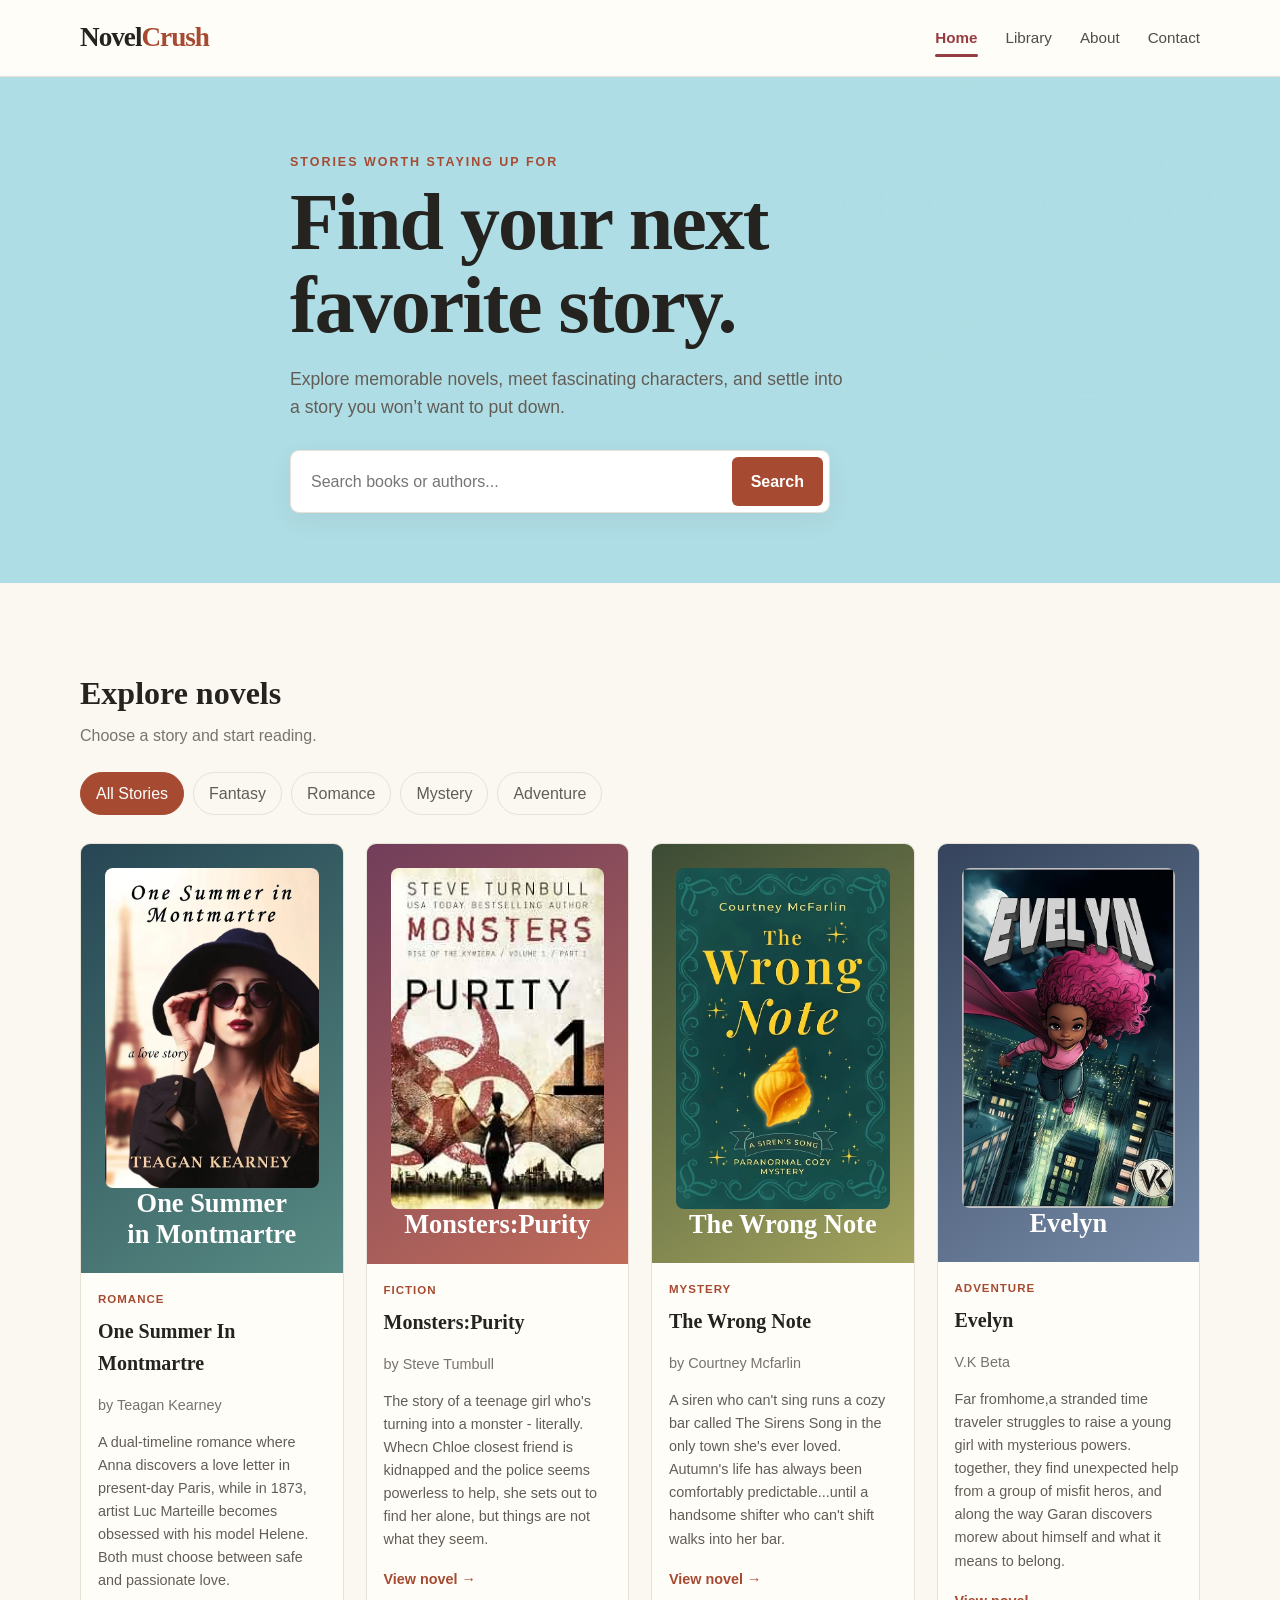
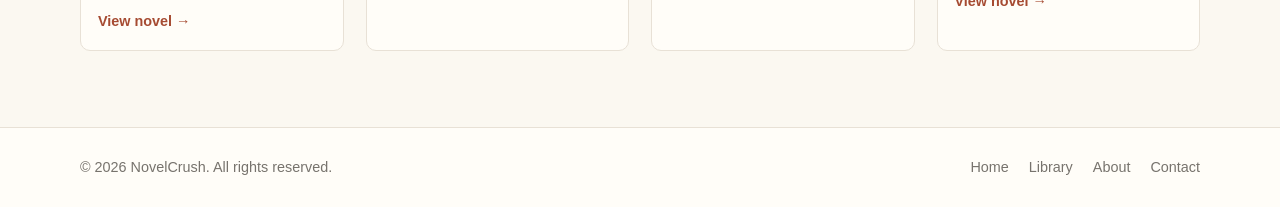
<file: index.html>
<!DOCTYPE html>
<html lang="en">
<head>
  <meta charset="UTF-8">
  <meta name="viewport" content="width=device-width, initial-scale=1.0">
  <meta name="description" content="Discover stories and novels to read online.">
  <title>NovelCrush — Discover Your Next Read</title>
  <link rel="stylesheet" href="style.css">
</head>
<body>
  
  <header>
    <div class="container navbar">

        <a class="brand" href="index.html">
            Novel<span>Crush</span>
        </a>

        <nav aria-label="Main navigation">
            <a class="active" href="index.html">Home</a>
            <a href="novel.html">Library</a>
            <a href="about.html">About</a>
            <a href="contact.html">Contact</a>
        </nav>

    </div>
</header>

  <section class="hero">
    <div class="container hero-content">
      <div class="eyebrow">Stories worth staying up for</div>
      <h1>Find your next favorite story.</h1>
      <p>Explore memorable novels, meet fascinating characters, and settle into a story you won’t want to put down.</p>

      
<form action="novel.html" method="GET" class="search-form">
    <input
        type="search"
        name="q"
        placeholder="Search books or authors..."
        aria-label="Search books"
        required
    >

    <button type="submit">
        Search
    </button>
</form>
    </div>
  </section>

  <main class="container" id="novels">
    <div class="section-heading">
      <h2>Explore novels</h2>
      <p>Choose a story and start reading.</p>
    </div>

      
<div class="filters" aria-label="Browse books by genre">

    <a href="novel.html" class="filter active">
        All Stories
    </a>

    <a href="novel.html?genre=fantasy"
       class="filter">
        Fantasy
    </a>

    <a href="novel.html?genre=romance"
       class="filter">
        Romance
    </a>

    <a href="novel.html?genre=mystery"
       class="filter">
        Mystery
    </a>

    <a href="novel.html?genre=adventure"
       class="filter">
        Adventure
    </a>

</div>
    </div>

    <div class="novel-grid" id="novelGrid">
      <article class="novel-card" data-genre="Romance" data-search="One summer in montmartre Teagan Kearney Romance">
        <div class="cover cover-1">
          <img src="images/One summer in montmartre.jpeg"
          alt="One Summer In Montmartre"
          >
          One Summer<br>in Montmartre</div>
        <div class="novel-info">
          <div class="genre">Romance</div>
          <h3>One Summer In Montmartre</h3>
          <p class="author">by Teagan Kearney</p>
          <p class="description">A dual-timeline romance where Anna discovers a love letter in present-day Paris, while in 1873, artist Luc Marteille becomes obsessed with his model Helene. Both must choose between safe and passionate love.</p>
          <a class="read-link" href="book.html?id=one-summer-in-montmartre">View novel →</a>
        </div>
      </article>

      <article class="novel-card" data-genre="Fiction" data-search="Monsters: Purity Steve Tumbull Fiction">
        <div class="cover cover-2">
          <img src="images/Monsters;Purity.jpeg"
          alt="Monsters: Purity"
          >
          Monsters:Purity<br></div>
        <div class="novel-info">
          <div class="genre">Fiction</div>
          <h3>Monsters:Purity</h3>
          <p class="author">by Steve Tumbull</p>
          <p class="description">The story of a teenage girl who's turning into a monster - literally. Whecn Chloe closest friend is kidnapped and the police seems powerless to help, she sets out to find her alone, but things are not what they seem.</p>
          <a class="read-link" href="book.html?id=monsters-purity">View novel →</a>
        </div>
      </article>

      <article class="novel-card" data-genre="mystery" data-search="the wrong note courtney mcfarlin mystery">
        <div class="cover cover-3">
          <img src="images/The wrong note.jpeg"
          alt="The Wrong Note"
          >
          The Wrong Note<br></div>
        <div class="novel-info">
          <div class="genre">Mystery</div>
          <h3>The Wrong Note</h3>
          <p class="author">by Courtney Mcfarlin</p>
          <p class="description">A siren who can't sing runs a cozy bar called The Sirens Song in the only town she's ever loved. Autumn's life has always been  comfortably predictable...until a handsome shifter who can't shift walks into her bar. </p>
          <a class="read-link" href="book.html?id=the-wrong-note">View novel →</a>
        </div>
      </article>

      <article class="novel-card" data-genre="adventure" data-search="Evelyn V.K Beta adventure">
        <div class="cover cover-4">
          <img src="images/Evelyn.jpeg"
          alt="Evelyn"
          >
          Evelyn<br></div>
        <div class="novel-info">
          <div class="genre">Adventure</div>
          <h3>Evelyn</h3>
          <p class="author">V.K Beta</p>
          <p class="description">Far fromhome,a stranded time traveler struggles to raise a young girl with mysterious powers. together, they find unexpected help from a group of misfit heros, and along the way Garan discovers morew about himself and what it means to belong.</p>
          <a class="read-link" href="book.html?id=evelyn">View novel →</a>
        </div>
      </article>
    </div>

    <p class="empty-state" id="emptyState">No novels match your search. Try another title or genre.</p>
  </main>

  <footer>
    <div class="container footer-content">
      <span>© 2026 NovelCrush. All rights reserved.</span>
      <div class="footer-links">
        <a href="index.html">Home</a>
        <a href="novel.html">Library</a>
        <a href="about.html">About</a>
        <a href="contact.html">Contact</a>
      </div>
    </div>
  </footer> 

  <script>
    const searchInput = document.getElementById("searchInput");
    const cards = [...document.querySelectorAll(".novel-card")];
    const filters = [...document.querySelectorAll(".filter")];
    const emptyState = document.getElementById("emptyState");
    let selectedGenre = "all";

    function updateNovels() {
      const query = searchInput.value.trim().toLowerCase();
      let visibleCount = 0;

      cards.forEach((card) => {
        const matchesGenre =
          selectedGenre === "all" || card.dataset.genre === selectedGenre;
        const matchesSearch = card.dataset.search.includes(query);
        const visible = matchesGenre && matchesSearch;

        card.hidden = !visible;
        if (visible) visibleCount++;
      });

      emptyState.style.display = visibleCount ? "none" : "block";
    }

    filters.forEach((button) => {
      button.addEventListener("click", () => {
        filters.forEach((filter) => filter.classList.remove("active"));
        button.classList.add("active");
        selectedGenre = button.dataset.genre;
        updateNovels();
      });
    });

    searchInput.addEventListener("input", updateNovels);

    document.getElementById("searchForm").addEventListener("submit", (event) => {
      event.preventDefault();
      updateNovels();
      document.getElementById("novels").scrollIntoView({ behavior: "smooth" });
    });
  </script>
</body>
</html>
</file>
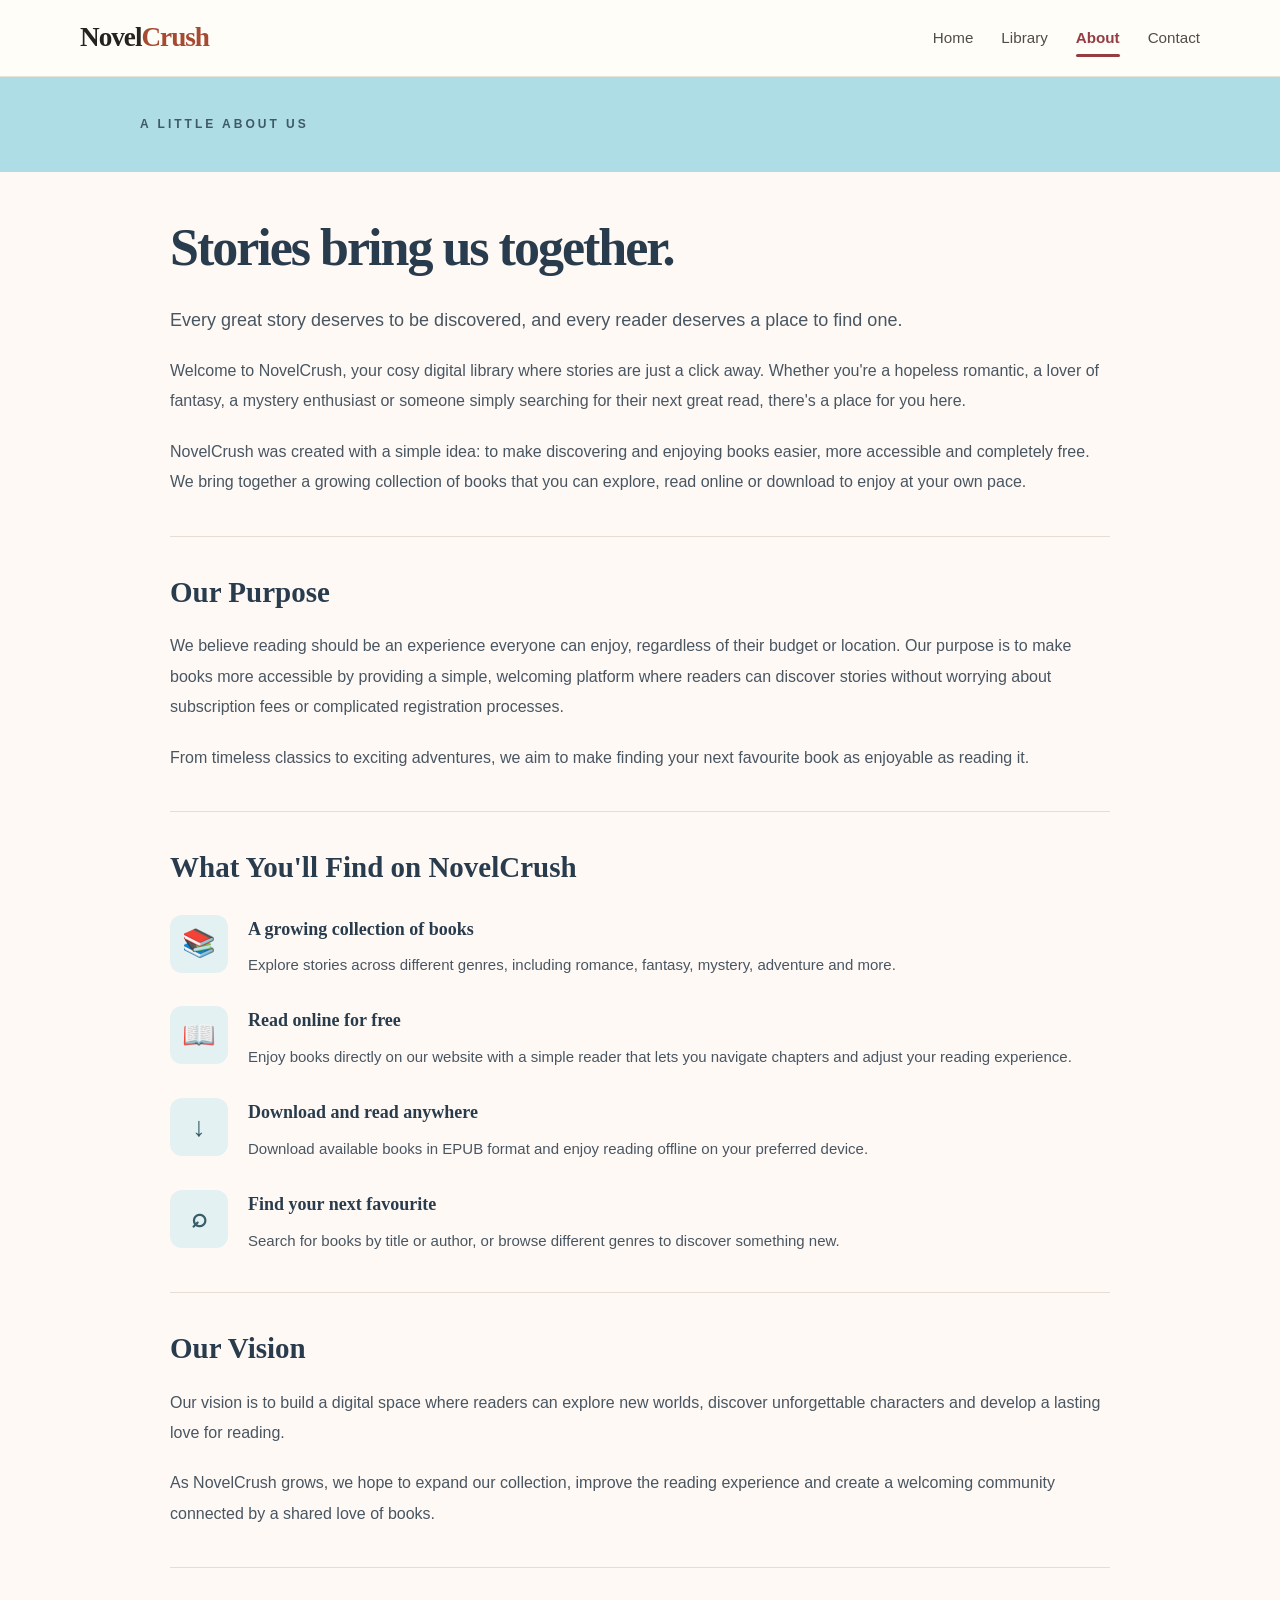
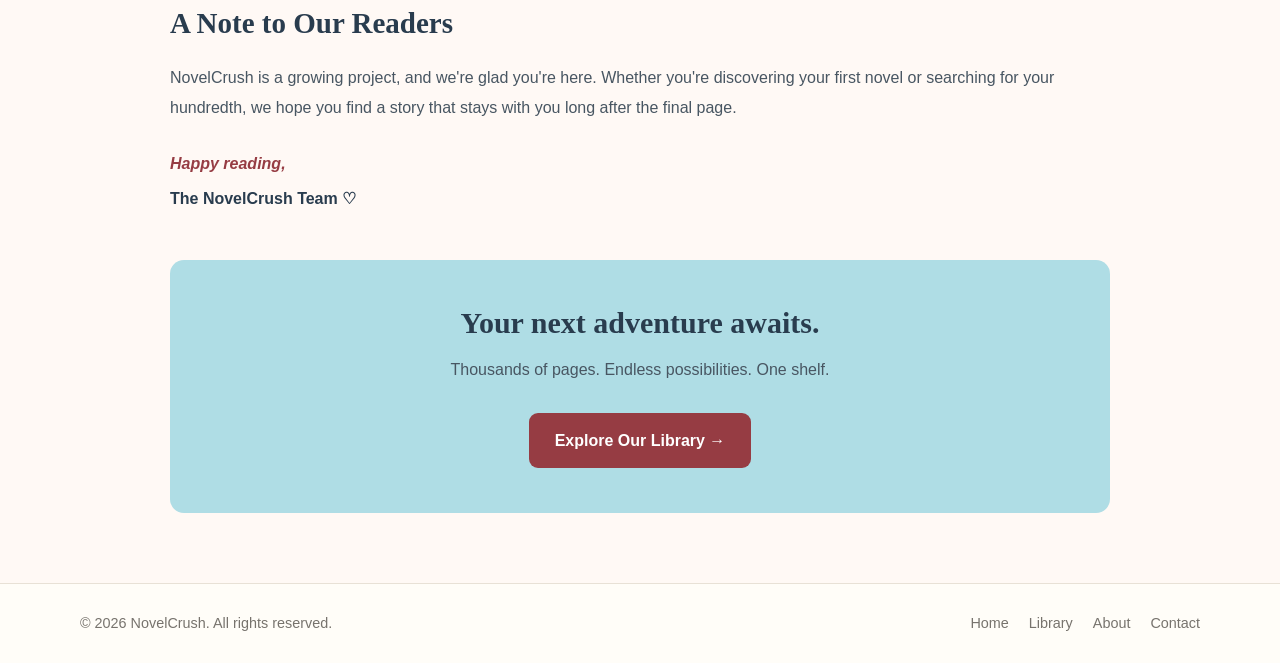
<file: about.html>
<!DOCTYPE html>
<html lang="en">
<head>
  <meta charset="UTF-8">
  <meta name="viewport" content="width=device-width, initial-scale=1.0">
  <meta name="description" content="Learn about NovelCrush, a place to discover novels.">
  <title>About — NovelCrush</title>
  <link rel="stylesheet" href="style.css">
</head>
<body class="about-page">
  <header>
    <div class="container navbar">
      <a class="brand" href="index.html">Novel<span>Crush</span></a>
      <nav aria-label="Main navigation">
        <a href="index.html">Home</a>
        <a href="novel.html">Library</a>
        <a href="about.html"
        class="active"
        aria-current="page">About</a>
        <a href="contact.html">Contact</a>
        
      </nav>
    </div>
  </header>

  
<main class="about-main">

    <!-- Blue introduction banner -->
    <section class="about-intro">

        <div class="about-eyebrow">
            A LITTLE ABOUT US
        </div>

    </section>

    <!-- Main About Us content -->
    <div class="about-wrapper">

        <section class="about-section">

            <h1>Stories bring us together.</h1>

            <p class="about-lead">
                Every great story deserves to be discovered,
                and every reader deserves a place to find one.
            </p>

            <p>
                Welcome to NovelCrush, your cosy digital library
                where stories are just a click away. Whether
                you're a hopeless romantic, a lover of fantasy,
                a mystery enthusiast or someone simply searching
                for their next great read, there's a place for
                you here.
            </p>

            <p>
                NovelCrush was created with a simple idea:
                to make discovering and enjoying books easier,
                more accessible and completely free. We bring
                together a growing collection of books that
                you can explore, read online or download to
                enjoy at your own pace.
            </p>

        </section>

        <hr class="about-divider">

        <!-- Our purpose -->
        <section class="about-section">

            <h2>Our Purpose</h2>

            <p>
                We believe reading should be an experience
                everyone can enjoy, regardless of their budget
                or location. Our purpose is to make books more
                accessible by providing a simple, welcoming
                platform where readers can discover stories
                without worrying about subscription fees or
                complicated registration processes.
            </p>

            <p>
                From timeless classics to exciting adventures,
                we aim to make finding your next favourite
                book as enjoyable as reading it.
            </p>

        </section>

        <hr class="about-divider">

        <!-- What we offer -->
        <section class="about-section">

            <h2>What You'll Find on NovelCrush</h2>

            <div class="about-features">

                <div class="about-feature">
                    <div class="feature-icon">📚</div>

                    <div class="feature-text">
                        <h3>A growing collection of books</h3>

                        <p>
                            Explore stories across different
                            genres, including romance, fantasy,
                            mystery, adventure and more.
                        </p>
                    </div>
                </div>

                <div class="about-feature">
                    <div class="feature-icon">📖</div>

                    <div class="feature-text">
                        <h3>Read online for free</h3>

                        <p>
                            Enjoy books directly on our website
                            with a simple reader that lets you
                            navigate chapters and adjust your
                            reading experience.
                        </p>
                    </div>
                </div>

                <div class="about-feature">
                    <div class="feature-icon">↓</div>

                    <div class="feature-text">
                        <h3>Download and read anywhere</h3>

                        <p>
                            Download available books in EPUB
                            format and enjoy reading offline
                            on your preferred device.
                        </p>
                    </div>
                </div>

                <div class="about-feature">
                    <div class="feature-icon">⌕</div>

                    <div class="feature-text">
                        <h3>Find your next favourite</h3>

                        <p>
                            Search for books by title or author,
                            or browse different genres to
                            discover something new.
                        </p>
                    </div>
                </div>

            </div>

        </section>

        <hr class="about-divider">

        <!-- Our vision -->
        <section class="about-section">

            <h2>Our Vision</h2>

            <p>
                Our vision is to build a digital space where
                readers can explore new worlds, discover
                unforgettable characters and develop a
                lasting love for reading.
            </p>

            <p>
                As NovelCrush grows, we hope to expand our
                collection, improve the reading experience
                and create a welcoming community connected
                by a shared love of books.
            </p>

        </section>

        <hr class="about-divider">

        <!-- Note to readers -->
        <section class="about-section">

            <h2>A Note to Our Readers</h2>

            <p>
                NovelCrush is a growing project, and we're
                glad you're here. Whether you're discovering
                your first novel or searching for your
                hundredth, we hope you find a story that
                stays with you long after the final page.
            </p>

            <p class="about-signature">
                Happy reading,
            </p>

            <p class="about-team">
                The NovelCrush Team ♡
            </p>

        </section>

        <!-- Closing invitation -->
        <section class="about-cta">

            <h2>Your next adventure awaits.</h2>

            <p>
                Thousands of pages. Endless possibilities.
                One shelf.
            </p>

            <a href="novel.html" class="about-cta-button">
                Explore Our Library →
            </a>

        </section>

    </div>

</main>

  <footer>
    <div class="container footer-content">
      <span>© 2026 NovelCrush. All rights reserved.</span>
      <div class="footer-links">
        <a href="index.html">Home</a>
        <a href="novel.html">Library</a>
        <a href="about.html">About</a>
        <a href="contact.html">Contact</a>
      </div>
    </div>
  </footer>
</body>
</html>
</file>
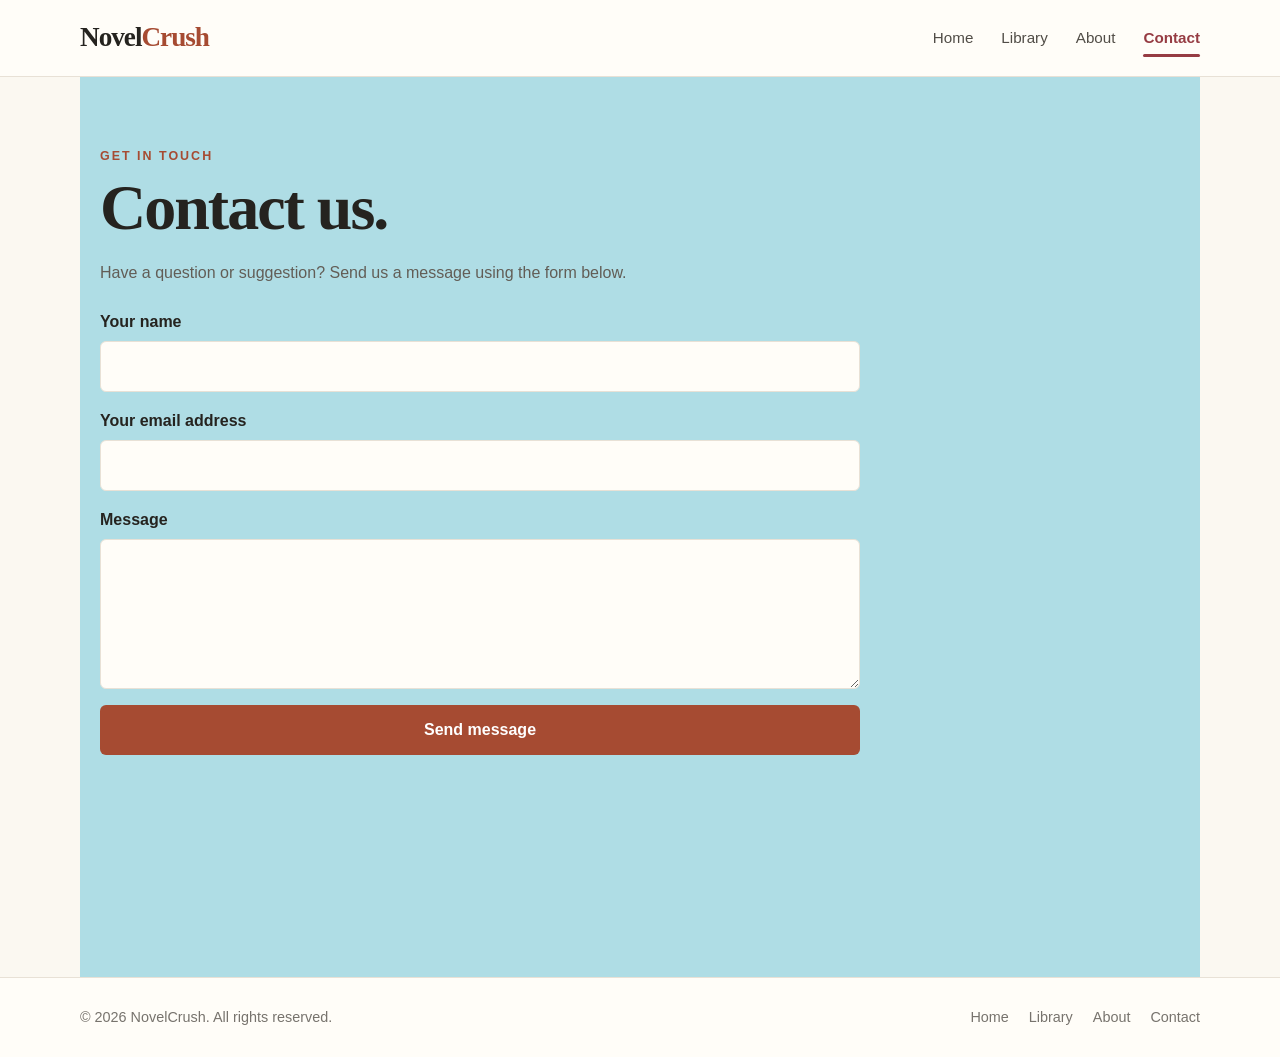
<file: contact.html>
<!DOCTYPE html>
<html lang="en">
<head>
  <meta charset="UTF-8">
  <meta name="viewport" content="width=device-width, initial-scale=1.0">
  <meta name="description" content="Contact the NovelCrush website team.">
  <title>Contact — NovelCrush</title>
  <link rel="stylesheet" href="style.css">
</head>
<body class="contact-page">
  <header>
    <div class="container navbar">
      <a class="brand" href="index.html">Novel<span>Crush</span></a>
      <nav aria-label="Main navigation">
        <a href="index.html">Home</a>
        <a href="novel.html">Library</a>
        <a href="about.html">About</a>
        <a href="contact.html"
        class="active"
        aria-current="page">Contact</a>
        
      </nav>
    </div>
  </header>

  <main class="container">
    <article class="page-content">
      <div class="eyebrow">Get in touch</div>
      <h1>Contact us.</h1>
      <p>
        Have a question or suggestion? Send us a message using the form below.
      </p>

      <form class="contact-form" id="contactForm">
  <label for="name">
    Your name
    <input id="name" name="name" type="text" required>
  </label>

  <label for="email">
    Your email address
    <input id="email" name="email" type="email" required>
  </label>

  <label for="message">
    Message
    <textarea id="message" name="message" required></textarea>
  </label>

  <button class="button" type="submit">Send message</button>
</form>

<script>
  document.getElementById("contactForm").addEventListener("submit", function (event) {
    event.preventDefault();

    const name = document.getElementById("name").value.trim();
    const visitorEmail = document.getElementById("email").value.trim();
    const message = document.getElementById("message").value.trim();

    const subject = encodeURIComponent("Message from the NovelCrush website");
    const body = encodeURIComponent(
      `Name: ${name}\nVisitor email: ${visitorEmail}\n\nMessage:\n${message}`
    );

    window.location.href =
      `mailto:nancycharles2k5@gmail.com?subject=${subject}&body=${body}`;
  });
</script>
    </article>
  </main>

  <footer>
    <div class="container footer-content">
      <span>© 2026 NovelCrush. All rights reserved.</span>
      <div class="footer-links">
        <a href="index.html">Home</a>
        <a href="novel.html">Library</a>
        <a href="about.html">About</a>
        <a href="contact.html">Contact</a>
      </div>
    </div>
  </footer> 
</body>
</html>
</file>
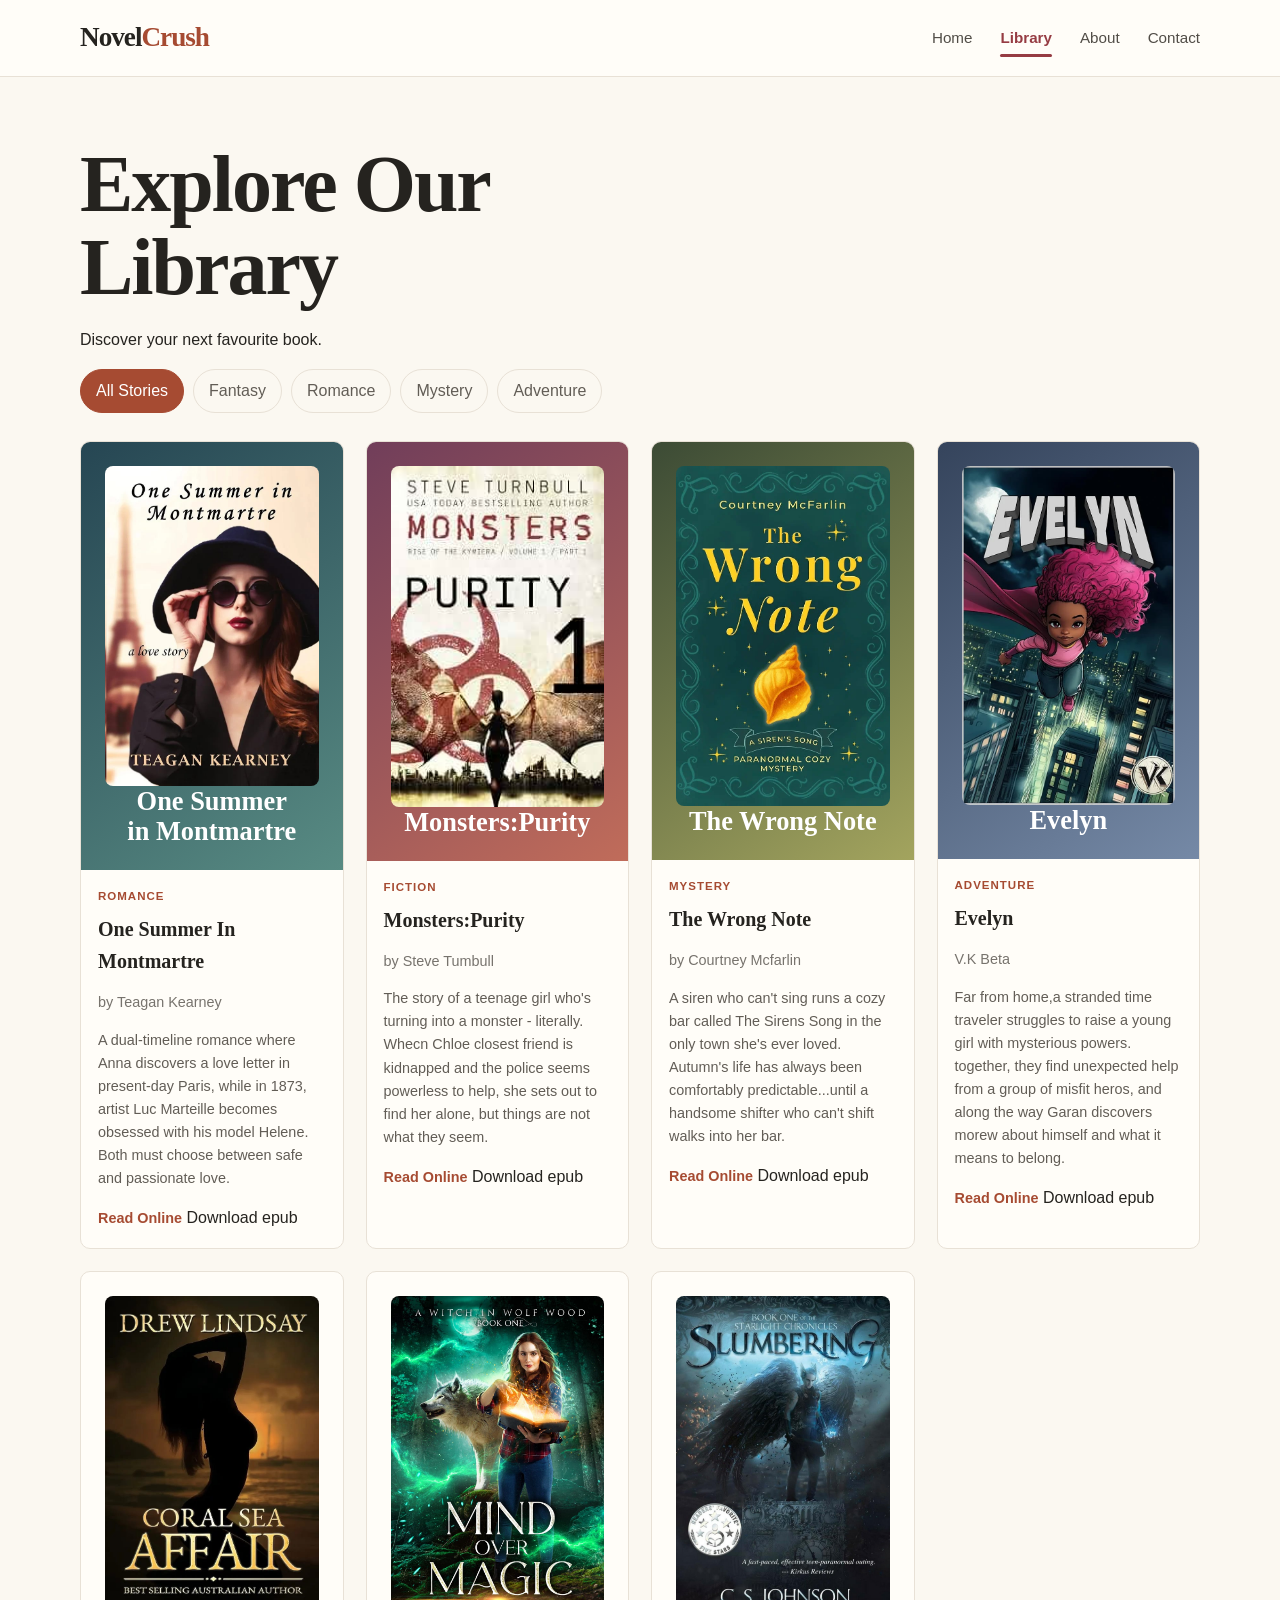
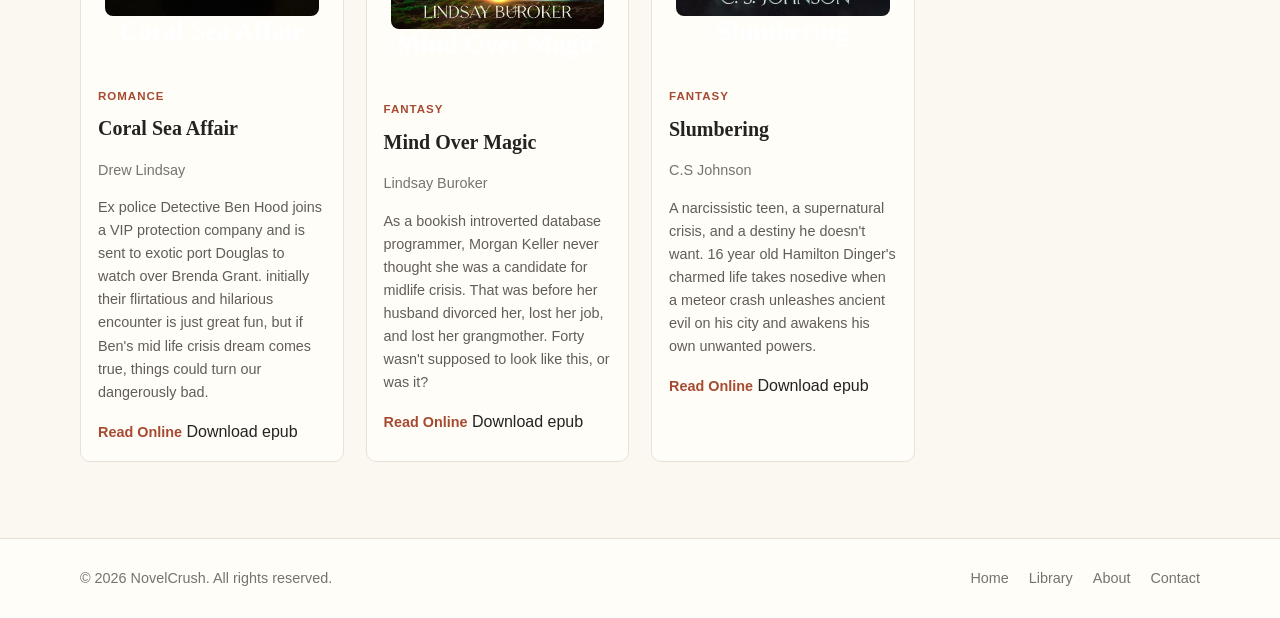
<file: novel.html>
<!DOCTYPE html>
<html lang="en">
<head>
    <meta charset="UTF-8">
    <meta name="viewport"
          content="width=device-width, initial-scale=1.0">
    <title>Library - NovelCrush</title>
    <link rel="stylesheet" href="style.css">
</head>
<body>

    <header>
    <div class="container navbar">
      <a class="brand" href="index.html">Novel<span>Crush</span></a>
      <nav aria-label="Main navigation">
        <a href="index.html">Home</a>
        <a href="novel.html"class="active"
    aria-current="page">Library</a>
        <a href="about.html">About</a>
        <a href="contact.html">Contact</a>
        

      </nav>
    </div>
  </header>

    <main class="container">

        <h1>Explore Our Library</h1>
        <p>Discover your next favourite book.</p>
        
<div class="filters" aria-label="Browse books by genre">

    <a href="novel.html" class="filter active">
        All Stories
    </a>

    <a href="novel.html?genre=fantasy"
       class="filter">
        Fantasy
    </a>

    <a href="novel.html?genre=romance"
       class="filter">
        Romance
    </a>

    <a href="novel.html?genre=mystery"
       class="filter">
        Mystery
    </a>

    <a href="novel.html?genre=adventure"
       class="filter">
        Adventure
    </a>

</div>

        <div class="novel-grid" id="novelGrid">
      <article class="novel-card" data-genre="Romance" data-search="One summer in montmartre Teagan Kearney Romance">
        <div class="cover cover-1">
          <img src="images/One summer in montmartre.jpeg"
          alt="One Summer In Montmartre"
          >
          One Summer<br>in Montmartre</div>
        <div class="novel-info">
          <div class="genre">Romance</div>
          <h3>One Summer In Montmartre</h3>
          <p class="author">by Teagan Kearney</p>
          <p class="description">A dual-timeline romance where Anna discovers a love letter in present-day Paris, while in 1873, artist Luc Marteille becomes obsessed with his model Helene. Both must choose between safe and passionate love.</p>
          <a href="Reader.html?book=one-summer-in-montmartre.epub"
          class="read-link">Read Online</a>
          <a href="books/one-summer-in-montmartre.epub" download>Download epub</a>
        </div>
      </article>

      <article class="novel-card" data-genre="Fiction" data-search="Monsters: Purity Steve Tumbull Fiction">
        <div class="cover cover-2">
          <img src="images/Monsters;Purity.jpeg"
          alt="Monsters: Purity"
          >
          Monsters:Purity<br></div>
        <div class="novel-info">
          <div class="genre">Fiction</div>
          <h3>Monsters:Purity</h3>
          <p class="author">by Steve Tumbull</p>
          <p class="description">The story of a teenage girl who's turning into a monster - literally. Whecn Chloe closest friend is kidnapped and the police seems powerless to help, she sets out to find her alone, but things are not what they seem.</p>
          <a href="Reader.html?book=monsters-purity.epub"
          class="read-link">Read Online</a>
          <a href="books/monsters-purity.epub>" download>Download epub</a>
        </div>
      </article>

      <article class="novel-card" data-genre="mystery" data-search="the wrong note courtney mcfarlin mystery">
        <div class="cover cover-3">
          <img src="images/The wrong note.jpeg"
          alt="The Wrong Note"
          >
          The Wrong Note<br></div>
        <div class="novel-info">
          <div class="genre">Mystery</div>
          <h3>The Wrong Note</h3>
          <p class="author">by Courtney Mcfarlin</p>
          <p class="description">A siren who can't sing runs a cozy bar called The Sirens Song in the only town she's ever loved. Autumn's life has always been  comfortably predictable...until a handsome shifter who can't shift walks into her bar. </p>
          <a href="Reader.html?book=the-wrong-note.epub"
          class="read-link">Read Online</a>
          <a href="books/the-wrong-note.epub>" download>Download epub</a>
        </div>
      </article>

      <article class="novel-card" data-genre="adventure" data-search="Evelyn V.K Beta adventure">
        <div class="cover cover-4">
          <img src="images/Evelyn.jpeg"
          alt="Evelyn"
          >
          Evelyn<br></div>
        <div class="novel-info">
          <div class="genre">Adventure</div>
          <h3>Evelyn</h3>
          <p class="author">V.K Beta</p>
          <p class="description">Far from home,a stranded time traveler struggles to raise a young girl with mysterious powers. together, they find unexpected help from a group of misfit heros, and along the way Garan discovers morew about himself and what it means to belong.</p>
          <a href="Reader.html?book=evelyn.epub"
          class="read-link">Read Online</a>
          <a href="books/evelyn.epub>" download>Download epub</a>
        </div>
      </article>

<article class="novel-card" data-genre="Romance" data-search="Coral Sea Affair Drew Lindsay Romance">
        <div class="cover cover-5">
          <img src="images/Coral sea affair.jpeg"
          alt="Coral Sea Affair"
          >
          Coral Sea Affair<br></div>
        <div class="novel-info">
          <div class="genre">Romance</div>
          <h3>Coral Sea Affair</h3>
          <p class="author">Drew Lindsay</p>
          <p class="description">Ex police Detective Ben Hood joins a VIP protection company and is sent to exotic port Douglas to watch over Brenda Grant. initially their flirtatious and hilarious encounter is just great fun, but if Ben's mid life crisis dream comes true, things could turn our dangerously bad.</p>
          <a href="Reader.html?book=coral-sea-affair.epub"
          class="read-link">Read Online</a>
          <a href="books/coral-sea-affair.epub>" download>Download epub</a>
        </div>
      </article>

      <article class="novel-card" data-genre="Fantasy" data-search="Mind over magic Lindsay Buroker Fantasy">
        <div class="cover cover-6">
          <img src="images/Mind over magic.jpeg"
          alt="Mind Over Magic"
          >
          Mind Over Magic<br></div>
        <div class="novel-info">
          <div class="genre">Fantasy</div>
          <h3>Mind Over Magic</h3>
          <p class="author">Lindsay Buroker</p>
          <p class="description">As a bookish introverted database programmer, Morgan Keller never thought she was a candidate for midlife crisis. That was before her husband divorced her, lost her job, and lost her grangmother. Forty wasn't supposed to look like this, or was it?</p>
          <a href="Reader.html?book=mind-over-magic.epub"
          class="read-link">Read Online</a>
          <a href="books/mind-over-magic.epub>" download>Download epub</a>
        </div>
      </article>

      <article class="novel-card" data-genre="Fantasy" data-search="Slumbering C.S Johnson Fantasy">
        <div class="cover cover-7">
          <img src="images/Slumbering.jpeg"
          alt="Slumbering"
          >
          Slumbering<br></div>
        <div class="novel-info">
          <div class="genre">Fantasy</div>
          <h3>Slumbering</h3>
          <p class="author">C.S Johnson</p>
          <p class="description">A narcissistic teen, a supernatural crisis, and a destiny he doesn't want. 16 year old Hamilton Dinger's charmed life takes nosedive when a meteor crash unleashes ancient evil on his city and awakens his own unwanted powers. </p>
          <a href="Reader.html?book=slumbering.epub"
          class="read-link">Read Online</a>
          <a href="books/slumbering.epub>" download>Download epub </a>
        </div>
      </article>

    </div>


        </div>


<div id="no-results" class="no-results" hidden>
    <h2>No books found! 📚</h2>

    <p>
        Sorry, we couldn't find any books
        matching your search.
    </p>

    <a href="novel.html">
        Browse All Books
    </a>
</div>

    </main>

    <footer>
    <div class="container footer-content">
      <span>© 2026 NovelCrush. All rights reserved.</span>
      <div class="footer-links">
        <a href="index.html">Home</a>
        <a href="novel.html">Library</a>
        <a href="about.html">About</a>
        <a href="contact.html">Contact</a>
      </div>
    </div>
  </footer> 

<script>
const params = new URLSearchParams(
    window.location.search
);

const searchQuery = (
    params.get("q") || ""
).toLowerCase().trim();

const selectedGenre = (
    params.get("genre") || ""
).toLowerCase().trim();

const books = document.querySelectorAll(
    ".novel-card"
);

const noResults = document.getElementById(
    "no-results"
);

let matchCount = 0;

books.forEach(book => {

    const searchableText = (
        book.dataset.search ||
        book.textContent
    ).toLowerCase();

    const bookGenre = (
        book.dataset.genre || ""
    ).toLowerCase().trim();

    const matchesSearch =
        !searchQuery ||
        searchableText.includes(searchQuery);

    const matchesGenre =
        !selectedGenre ||
        bookGenre === selectedGenre;

    const matches =
        matchesSearch && matchesGenre;

    book.style.display = matches ? "" : "none";

    if (matches) {
        matchCount++;
    }

});

// Show a message if nothing matches.
if (noResults) {
    noResults.hidden = matchCount !== 0;
}
</script>
</body>
</html>
</file>
<file: style.css>
:root {
  --ink: #25231f;
  --muted: #77736d;
  --paper: #fbf8f1;
  --surface: #fffdf8;
  --accent: #a64b32;
  --accent-dark: #7f3625;
  --line: #e8e1d6;
  --serif: Georgia, "Times New Roman", serif;
  --sans: Arial, Helvetica, sans-serif;
}

* {
  box-sizing: border-box;
}

body {
  margin: 0;
  background: var(--paper);
  color: var(--ink);
  font-family: var(--sans);
  line-height: 1.6;
}

a {
  color: inherit;
  text-decoration: none;
}

.container {
  width: min(1120px, calc(100% - 40px));
  margin-inline: auto;
}

header {
  background: var(--surface);
  border-bottom: 1px solid var(--line);
}

.navbar {
  min-height: 76px;
  display: flex;
  align-items: center;
  justify-content: space-between;
  gap: 24px;
}

.brand {
  font-family: var(--serif);
  font-size: 1.7rem;
  font-weight: bold;
  letter-spacing: -1px;
}

.brand span {
  color: var(--accent);
}

nav {
  display: flex;
  align-items: center;
  gap: 28px;
  color: #514d47;
  font-size: 0.95rem;
}

nav a:hover,
.footer-links a:hover {
  color: var(--accent);
}

.hero {
  padding: 76px 0 70px;
  background:
    radial-gradient(circle at 85% 25%, #afdde5 0, transparent 28%),
    linear-gradient(135deg, #afdde5, #afdde5 65%);
}

.hero-content {
  max-width: 700px;
}

.eyebrow,
.genre {
  color: var(--accent);
  font-size: 0.78rem;
  font-weight: bold;
  letter-spacing: 1px;
  text-transform: uppercase;
}

.eyebrow {
  letter-spacing: 2px;
}

h1,
h2,
h3 {
  font-family: var(--serif);
}

h1 {
  max-width: 650px;
  margin: 8px 0 18px;
  font-size: clamp(2.7rem, 7vw, 5rem);
  line-height: 1.04;
  letter-spacing: -2px;
}

.hero p,
.page-content p {
  color: #625d56;
}

.hero p {
  max-width: 560px;
  margin-bottom: 28px;
  font-size: 1.1rem;
}

.search-form {
  display: flex;
  max-width: 540px;
  padding: 6px;
  border: 1px solid var(--line);
  border-radius: 9px;
  background: white;
  box-shadow: 0 8px 24px #4b382011;
}

.search-form input {
  flex: 1;
  min-width: 0;
  padding: 12px 14px;
  border: 0;
  outline: 0;
  font: inherit;
}

.search-form button,
.button {
  border: 0;
  border-radius: 6px;
  padding: 12px 19px;
  background: var(--accent);
  color: white;
  cursor: pointer;
  font: inherit;
  font-weight: bold;
}

.search-form button:hover,
.button:hover {
  background: var(--accent-dark);
}

main {
  padding: 58px 0 76px;
}

.section-heading {
  margin-bottom: 23px;
}

.section-heading h2 {
  margin-bottom: 4px;
  font-size: 2rem;
}

.section-heading p {
  margin: 0;
  color: var(--muted);
}

.filters {
  display: flex;
  flex-wrap: wrap;
  gap: 9px;
  margin-bottom: 28px;
}

.filter {
  padding: 8px 15px;
  border: 1px solid var(--line);
  border-radius: 99px;
  background: transparent;
  color: #625d56;
  cursor: pointer;
  font: inherit;
}

.filter:hover,
.filter.active {
  border-color: var(--accent);
  background: var(--accent);
  color: white;
}

.novel-grid {
  display: grid;
  grid-template-columns: repeat(4, 1fr);
  gap: 22px;
}

.novel-card {
  overflow: hidden;
  border: 1px solid var(--line);
  border-radius: 10px;
  background: var(--surface);
  transition: transform 0.2s, box-shadow 0.2s;
}

.novel-card:hover {
  transform: translateY(-4px);
  box-shadow: 0 12px 28px #34261914;
}

.cover {
  min-height: 235px;
  display: grid;
  place-items: center;
  padding: 24px;
  color: white;
  text-align: center;
  font-family: var(--serif);
  font-size: 1.65rem;
  font-weight: bold;
  line-height: 1.15;
}

.cover-1 { background: linear-gradient(145deg, #264653, #588b83); }
.cover-2 { background: linear-gradient(145deg, #713e5a, #c06c5a); }
.cover-3 { background: linear-gradient(145deg, #3c4b35, #a3a45e); }
.cover-4 { background: linear-gradient(145deg, #35445c, #7589a6); }

.novel-info {
  padding: 17px;
}

.genre {
  margin-bottom: 7px;
  font-size: 0.72rem;
}

.novel-info h3 {
  margin: 0 0 4px;
  font-size: 1.25rem;
}

.author {
  margin-bottom: 12px;
  color: var(--muted);
  font-size: 0.9rem;
}

.description {
  margin-bottom: 15px;
  color: #625d56;
  font-size: 0.9rem;
}

.read-link {
  color: var(--accent);
  font-size: 0.9rem;
  font-weight: bold;
}

.empty-state {
  display: none;
  padding: 32px;
  color: var(--muted);
  text-align: center;
}

.page-content {
  max-width: 760px;
}

.page-content h1 {
  font-size: clamp(2.5rem, 6vw, 4rem);
}

.page-content h2 {
  margin-top: 32px;
}

.contact-form {
  display: grid;
  gap: 16px;
  margin-top: 24px;
}

.contact-form label {
  display: grid;
  gap: 6px;
  font-weight: bold;
}

.contact-form input,
.contact-form textarea {
  width: 100%;
  padding: 12px;
  border: 1px solid var(--line);
  border-radius: 6px;
  background: var(--surface);
  color: var(--ink);
  font: inherit;
}

.contact-form textarea {
  min-height: 150px;
  resize: vertical;
}

footer {
  padding: 28px 0;
  border-top: 1px solid var(--line);
  background: var(--surface);
  color: var(--muted);
  font-size: 0.9rem;
}

.footer-content {
  display: flex;
  justify-content: space-between;
  gap: 20px;
}

.footer-links {
  display: flex;
  gap: 20px;
}

@media (max-width: 850px) {
  .novel-grid {
    grid-template-columns: repeat(2, 1fr);
  }
}

@media (max-width: 560px) {
  .container {
    width: min(100% - 28px, 1120px);
  }

  .navbar {
    min-height: 68px;
  }

  nav {
    gap: 14px;
    font-size: 0.85rem;
  }

  .brand {
    font-size: 1.45rem;
  }

  .hero {
    padding: 58px 0;
  }

  .search-form button {
    padding-inline: 13px;
  }

  .novel-grid {
    gap: 13px;
  }

  .cover {
    min-height: 175px;
    padding: 15px;
    font-size: 1.3rem;
  }

  .novel-info {
    padding: 13px;
  }

  .footer-content {
    flex-direction: column;
  }
}

@media (max-width: 380px) {
  nav {
    gap: 9px;
    font-size: 0.78rem;
  }

  .novel-grid {
    grid-template-columns: 1fr;
  }

  .cover {
    min-height: 220px;
  }
}
.novel-card .cover img {
  width: 100%;
  height: 100%;
  object-fit: cover; 
  display: block;
  border-radius: 8px;
}

/* NovelCrush online reader */

.reader-page {
    max-width: 950px;
    margin: 30px auto;
    padding: 20px;
    text-align: center;
}

.reader-page h1 {
    margin: 25px 0;
}

#viewer {
    width: 100%;
    height: 70vh;
    min-height: 400px;
    background: #fffdf8;
    border: 1px solid #ddd;
    border-radius: 10px;
    margin: 20px auto;
}

.reader-controls {
    display: flex;
    justify-content: center;
    gap: 15px;
    margin: 20px 0;
}

.reader-controls button {
    background: #873c43;
    color: white;
    padding: 12px 22px;
    border: none;
    border-radius: 8px;
    cursor: pointer;
}

.reader-controls button:hover {
    background: #60272e;
}

.no-results {
    text-align: center;
    padding: 70px 20px;
    max-width: 550px;
    margin: 30px auto;
}

.no-results[hidden] {
    display: none;
}

.no-results h2 {
    font-size: 28px;
    margin-bottom: 15px;
}

.no-results p {
    color: #777;
    line-height: 1.7;
    margin-bottom: 30px;
}

.no-results a {
    display: inline-block;
    background: #963c43;
    color: white;
    padding: 12px 25px;
    border-radius: 25px;
    text-decoration: none;
}

.no-results a:hover {
    background: #70292f;
}
.filters a.filter {
    display: inline-block;
    text-decoration: none;
    text-align: center;
    cursor: pointer;
}


/* NovelCrush book details */

.book-details {
    max-width: 1100px;
    margin: 50px auto;
    padding: 20px;
}

.back-link {
    color: #963c43;
    text-decoration: none;
    font-weight: 600;
}

.details-layout {
    display: grid;
    grid-template-columns: 300px 1fr;
    gap: 50px;
    align-items: start;
    margin-top: 40px;
}

.details-layout[hidden] {
    display: none;
}

#book-cover {
    width: 100%;
    border-radius: 12px;
    box-shadow: 0 8px 25px rgba(0,0,0,0.15);
}

.details-info h1 {
    font-size: 36px;
    margin: 15px 0;
}

#book-genre {
    color: #963c43;
    font-weight: bold;
}

#book-author {
    color: #777;
    margin-bottom: 35px;
}

#book-description {
    line-height: 1.9;
    margin: 20px 0 35px;
    white-space: pre-line;
}

.details-buttons {
    display: flex;
    flex-wrap: wrap;
    gap: 15px;
}

.details-buttons a {
    padding: 14px 25px;
    background: #963c43;
    color: white;
    border-radius: 8px;
    text-decoration: none;
}

.details-buttons a:hover {
    background: #70292f;
}

#book-error {
    text-align: center;
    margin: 80px auto;
}

/* Mobile layout */

@media (max-width: 700px) {
    .details-layout {
        grid-template-columns: 1fr;
        gap: 25px;
    }

    #book-cover {
        max-width: 250px;
        margin: auto;
    }

    .details-info h1 {
        font-size: 28px;
    }
}

/* Contact page - full blue */

.contact-page main {
    background:
        radial-gradient(
            circle at 85% 25%,
            #afdde5 0,
            transparent 28%
        ),
        linear-gradient(
            135deg,
            #afdde5,
            #afdde5 65%
        );

    min-height: 100vh;
    padding: 70px 20px;
}

/* ==================================
   NovelCrush ABOUT US PAGE
================================== */

/* Main page */

.about-page .about-main {
    background: #fff9f5;
    min-height: 100vh;
    padding: 0 0 70px;
    color: #293c4e;
    font-family: Arial, Helvetica, sans-serif;
}

/* Blue introduction banner */

.about-intro {
    background: #afdde5;
    padding: 38px 30px;
}

.about-eyebrow {
    max-width: 1000px;
    margin: 0 auto;
    color: #3e5968;
    font-size: 12px;
    font-weight: 700;
    letter-spacing: 3px;
    text-transform: uppercase;
}

/* Main content container */

.about-wrapper {
    max-width: 1000px;
    margin: 0 auto;
    padding: 45px 30px 0;
}

/* Content sections */

.about-section {
    margin-bottom: 38px;
}

.about-section h1,
.about-section h2,
.about-cta h2 {
    font-family: Georgia, "Times New Roman", serif;
    color: #293c4e;
    line-height: 1.2;
}

.about-section h1 {
    font-size: clamp(36px, 5vw, 52px);
    margin: 0 0 24px;
}

.about-section h2 {
    font-size: 29px;
    margin: 0 0 22px;
}

.about-section p {
    color: #485662;
    font-size: 16px;
    line-height: 1.9;
    margin: 0 0 20px;
}

.about-section .about-lead {
    font-size: 18px;
    line-height: 1.8;
}

/* Section dividers */

.about-divider {
    border: 0;
    border-top: 1px solid #e6ddd4;
    margin: 38px 0;
}

/* Features */

.about-features {
    display: flex;
    flex-direction: column;
    gap: 28px;
    margin-top: 30px;
}

.about-feature {
    display: flex;
    align-items: flex-start;
    gap: 20px;
}

.feature-icon {
    width: 58px;
    height: 58px;
    min-width: 58px;
    display: flex;
    align-items: center;
    justify-content: center;
    background: #e4f1f3;
    border-radius: 12px;
    color: #365d69;
    font-size: 27px;
    font-weight: bold;
}

.feature-text {
    flex: 1;
}

.feature-text h3 {
    font-size: 18px;
    color: #293c4e;
    margin: 0 0 8px;
}

.about-section .feature-text p {
    font-size: 15px;
    line-height: 1.8;
    margin: 0;
}

/* Signature */

.about-section .about-signature {
    color: #963c43;
    font-weight: bold;
    font-style: italic;
    margin: 25px 0 5px;
}

.about-section .about-team {
    font-weight: bold;
    color: #293c4e;
}

/* Closing invitation */

.about-cta {
    background: #afdde5;
    border-radius: 14px;
    padding: 45px 25px;
    margin-top: 45px;
    text-align: center;
}

.about-cta h2 {
    font-size: 30px;
    margin: 0 0 15px;
}

.about-cta p {
    color: #485662;
    font-size: 16px;
    line-height: 1.7;
    margin: 0 0 30px;
}

.about-cta-button {
    display: inline-block;
    background: #963c43;
    color: #ffffff;
    text-decoration: none;
    font-weight: bold;
    padding: 15px 26px;
    border-radius: 9px;
    transition: background 0.3s ease,
                transform 0.3s ease;
}

.about-cta-button:hover {
    background: #70292f;
    transform: translateY(-2px);
}

/* Mobile responsiveness */

@media (max-width: 700px) {

    .about-intro {
        padding: 28px 20px;
    }

    .about-wrapper {
        padding: 35px 20px 0;
    }

    .about-section h1 {
        font-size: 36px;
    }

    .about-section h2 {
        font-size: 25px;
    }

    .about-section p {
        font-size: 15px;
    }

    .about-feature {
        gap: 14px;
    }

    .feature-icon {
        width: 48px;
        height: 48px;
        min-width: 48px;
        font-size: 23px;
    }

    .about-cta {
        padding: 35px 20px;
    }

    .about-cta h2 {
        font-size: 26px;
    }
}

/* Active navigation */

nav a {
    position: relative;
    text-decoration: none;
    transition: color 0.3s ease;
}

nav a.active {
    color: #963c43;
    font-weight: 700;
}

nav a.active::after {
    content: "";
    position: absolute;
    left: 0;
    bottom: -7px;
    width: 100%;
    height: 3px;
    background: #963c43;
    border-radius: 3px;
}

/* Hover effect for other pages */

nav a:not(.active):hover {
    color: #963c43;
}
</file>
